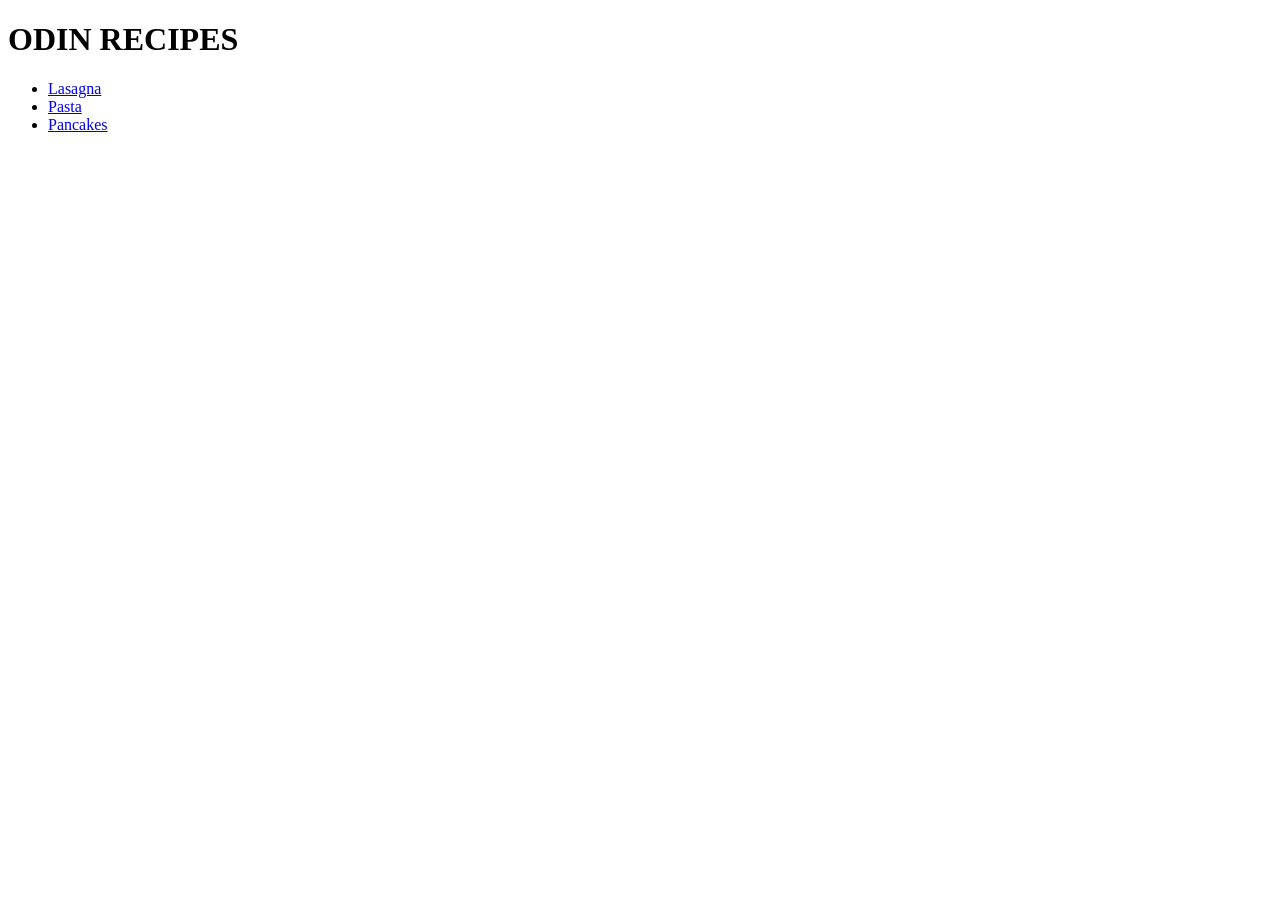
<file: index.html>
<!DOCTYPE html>
<html lang="en">
<head>
    <meta charset="UTF-8">
    <meta name="viewport" content="width=device-width, initial-scale=1.0">
    <title>ODIN RECIPES</title>
</head>
<body>
    <h1>ODIN RECIPES</h1>
    <ul>
        <li><a href="recipes/lasagna.html">Lasagna</a></li>
        <li><a href="recipes/pasta.html">Pasta</a></li>
        <li><a href="recipes/pancakes.html">Pancakes</a></li>
    </ul>
</body>
</html>
</file>
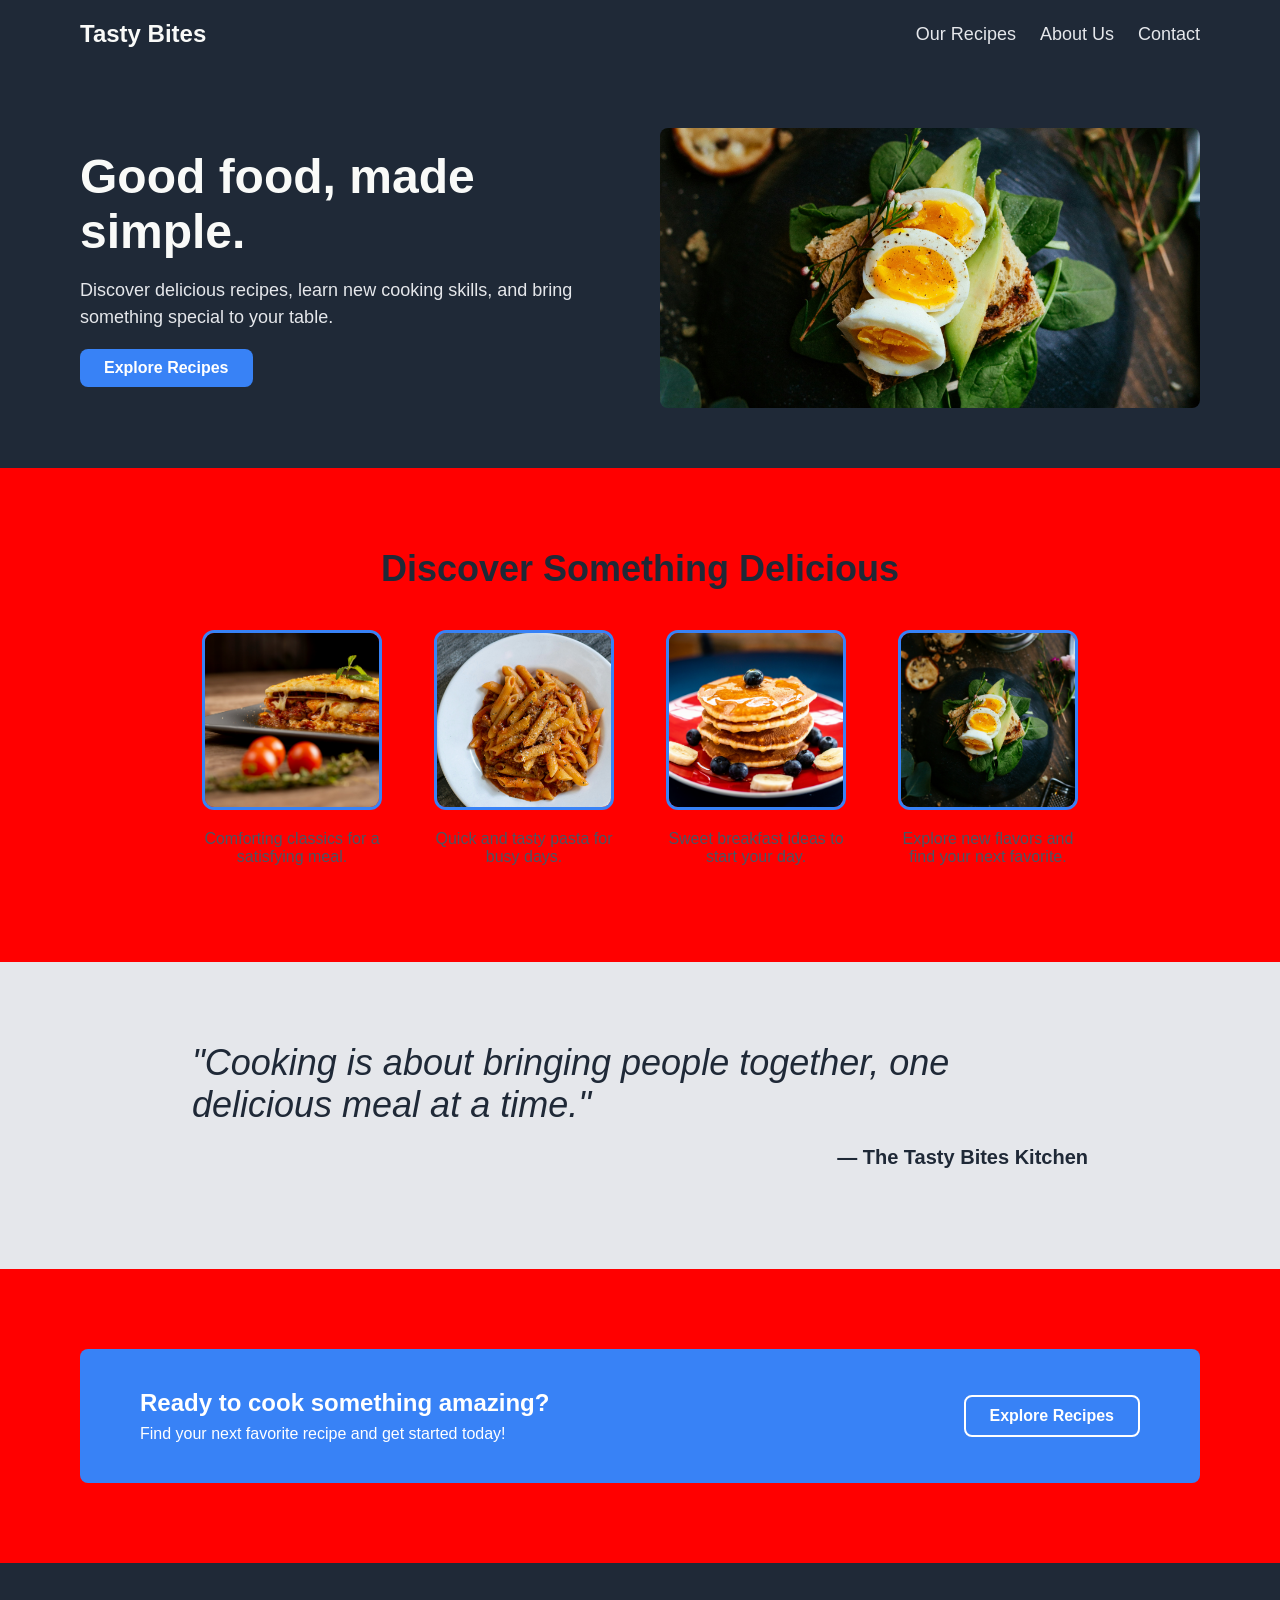
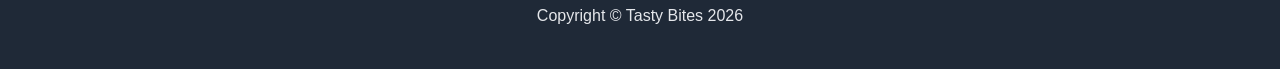
<file: landing-page/index.html>
<!DOCTYPE html>
<html lang="en">
<head>
    <meta charset="UTF-8">
    <meta name="viewport" content="width=device-width, initial-scale=1.0">
    <title>Tasty Bites</title>
    <link rel="stylesheet" href="./styles.css">
</head>
<body>
    <header>
        <div class="logo">Tasty Bites</div>

        <nav>
            <a href="#">Our Recipes</a>
            <a href="#">About Us</a>
            <a href="#">Contact</a>
        </nav>
    </header>

    <main>
        <section class="hero">
            <div class="hero-content">
                <h1>Good food, made simple.</h1>
                <p>
                    Discover delicious recipes, learn new cooking skills,
                    and bring something special to your table.
                </p>
                <button>Explore Recipes</button>
            </div>

            <div class="hero-image">
                <img src="images/hero-food.jpg" alt="A delicious meal ready to serve">
            </div>
        </section>
        
<section class="information">
    <h2>Discover Something Delicious</h2>

    <div class="cards">
        <div class="card">
            <img src="images/lasagna.jpg" alt="Homemade lasagna">
            <p>Comforting classics for a satisfying meal.</p>
        </div>

        <div class="card">
            <img src="images/pasta.jpg" alt="A delicious pasta dish">
            <p>Quick and tasty pasta for busy days.</p>
        </div>

        <div class="card">
            <img src="images/pancakes.jpg" alt="A stack of pancakes">
            <p>Sweet breakfast ideas to start your day.</p>
        </div>

        <div class="card">
            <img src="images/hero-food.jpg" alt="A freshly prepared meal">
            <p>Explore new flavors and find your next favorite.</p>
        </div>
    </div>
</section>

<section class="quote">
    <p class="quote-text">
        "Cooking is about bringing people together,
        one delicious meal at a time."
    </p>
    <p class="quote-author">— The Tasty Bites Kitchen</p>
</section>

    </main>
    
<section class="cta">
    <div class="cta-content">
        <h2>Ready to cook something amazing?</h2>
        <p>Find your next favorite recipe and get started today!</p>
    </div>
    <button>Explore Recipes</button>
</section>

<footer>
    <p>Copyright © Tasty Bites 2026</p>
</footer>

</body>
</html>
</file>
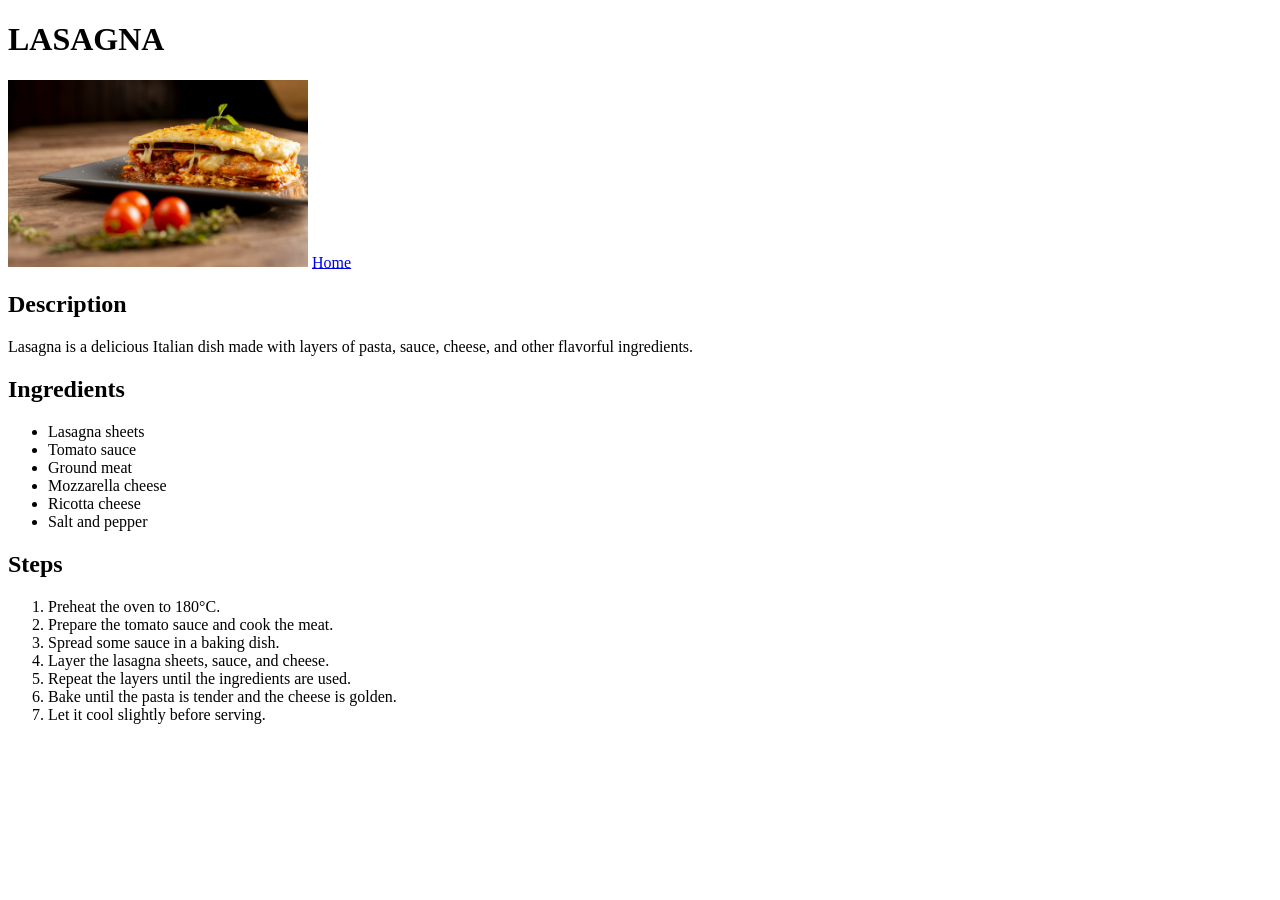
<file: recipes/lasagna.html>
<!DOCTYPE html>
<html lang="en">
<head>
    <meta charset="UTF-8">
    <meta name="viewport" content="width=device-width, initial-scale=1.0">
    <title>LASAGNA</title>
</head>
<body>
    <h1>LASAGNA</h1>
    <img src="../images/lasagna.jpg" alt="A freshly prepared lasagna" width="300">
    <a href="../index.html">Home</a>
    <h2>Description</h2>
    <p>Lasagna is a delicious Italian dish made with layers of pasta, sauce, cheese, and other flavorful ingredients.</p>
    <h2>Ingredients</h2>
<ul>
    <li>Lasagna sheets</li>
    <li>Tomato sauce</li>
    <li>Ground meat</li>
    <li>Mozzarella cheese</li>
    <li>Ricotta cheese</li>
    <li>Salt and pepper</li>
</ul>
<h2>Steps</h2>
<ol>
    <li>Preheat the oven to 180°C.</li>
    <li>Prepare the tomato sauce and cook the meat.</li>
    <li>Spread some sauce in a baking dish.</li>
    <li>Layer the lasagna sheets, sauce, and cheese.</li>
    <li>Repeat the layers until the ingredients are used.</li>
    <li>Bake until the pasta is tender and the cheese is golden.</li>
    <li>Let it cool slightly before serving.</li>
</ol>
</body>
</html>
</file>
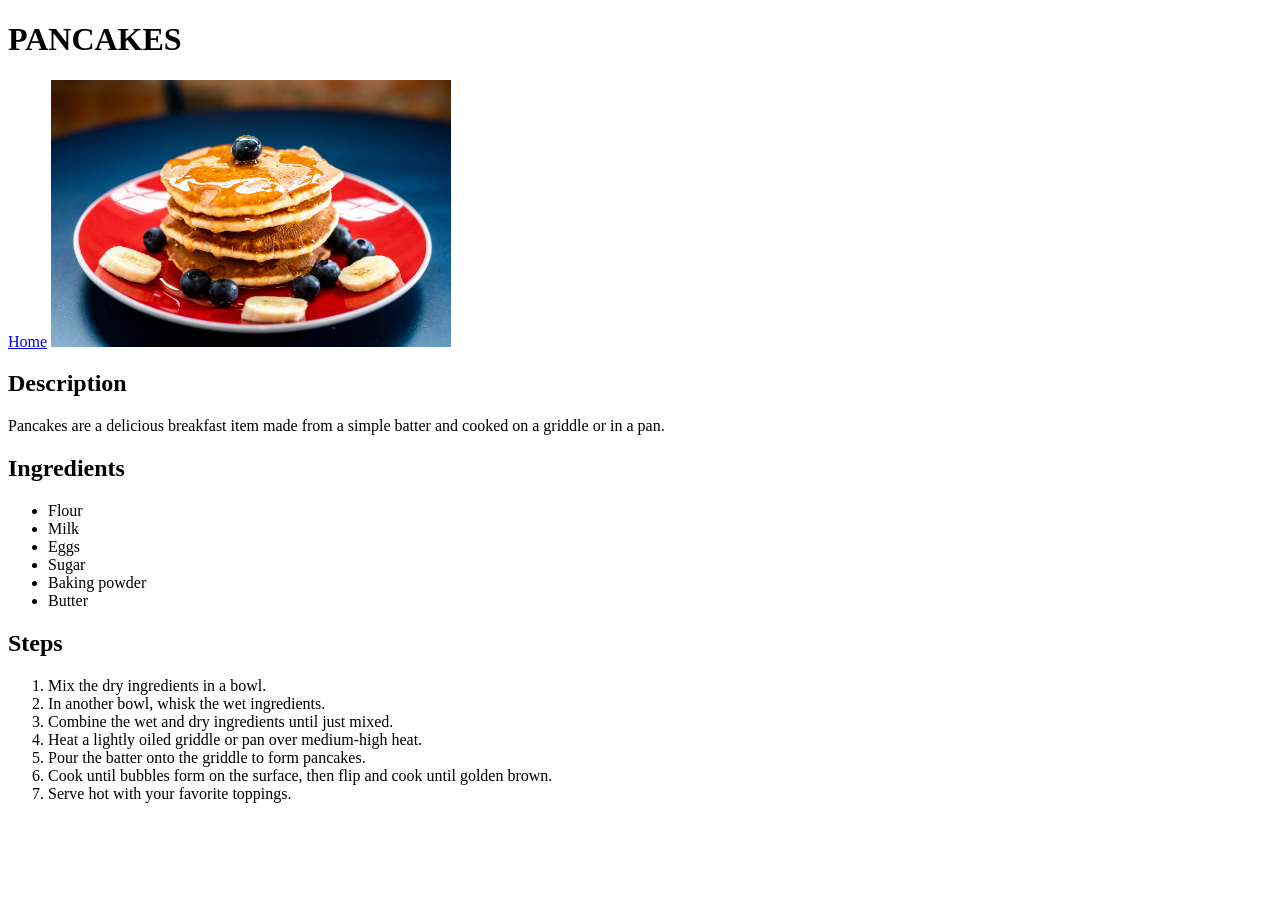
<file: recipes/pancakes.html>
<!DOCTYPE html>
<html lang="en">
<head>
    <meta charset="UTF-8">
    <meta name="viewport" content="width=device-width, initial-scale=1.0">
    <title>PANCAKES</title>
</head>
<body>
    <h1>PANCAKES</h1>
    <a href="../index.html">Home</a>
    <img src="../images/pancakes.jpg" alt="A stack of pancakes" width="400">
    <h2>Description</h2>
    <p>Pancakes are a delicious breakfast item made from a simple batter and cooked on a griddle or in a pan.</p>
    <h2>Ingredients</h2>
    <ul>
        <li>Flour</li>
        <li>Milk</li>
        <li>Eggs</li>
        <li>Sugar</li>
        <li>Baking powder</li>
        <li>Butter</li>
    </ul>
    <h2>Steps</h2>
    <ol>
        <li>Mix the dry ingredients in a bowl.</li>
        <li>In another bowl, whisk the wet ingredients.</li>
        <li>Combine the wet and dry ingredients until just mixed.</li>
        <li>Heat a lightly oiled griddle or pan over medium-high heat.</li>
        <li> Pour the batter onto the griddle to form pancakes.</li>
        <li>Cook until bubbles form on the surface, then flip and cook until golden brown.</li>
        <li>Serve hot with your favorite toppings.</li>
    </ol>
</body>
</html>
</file>
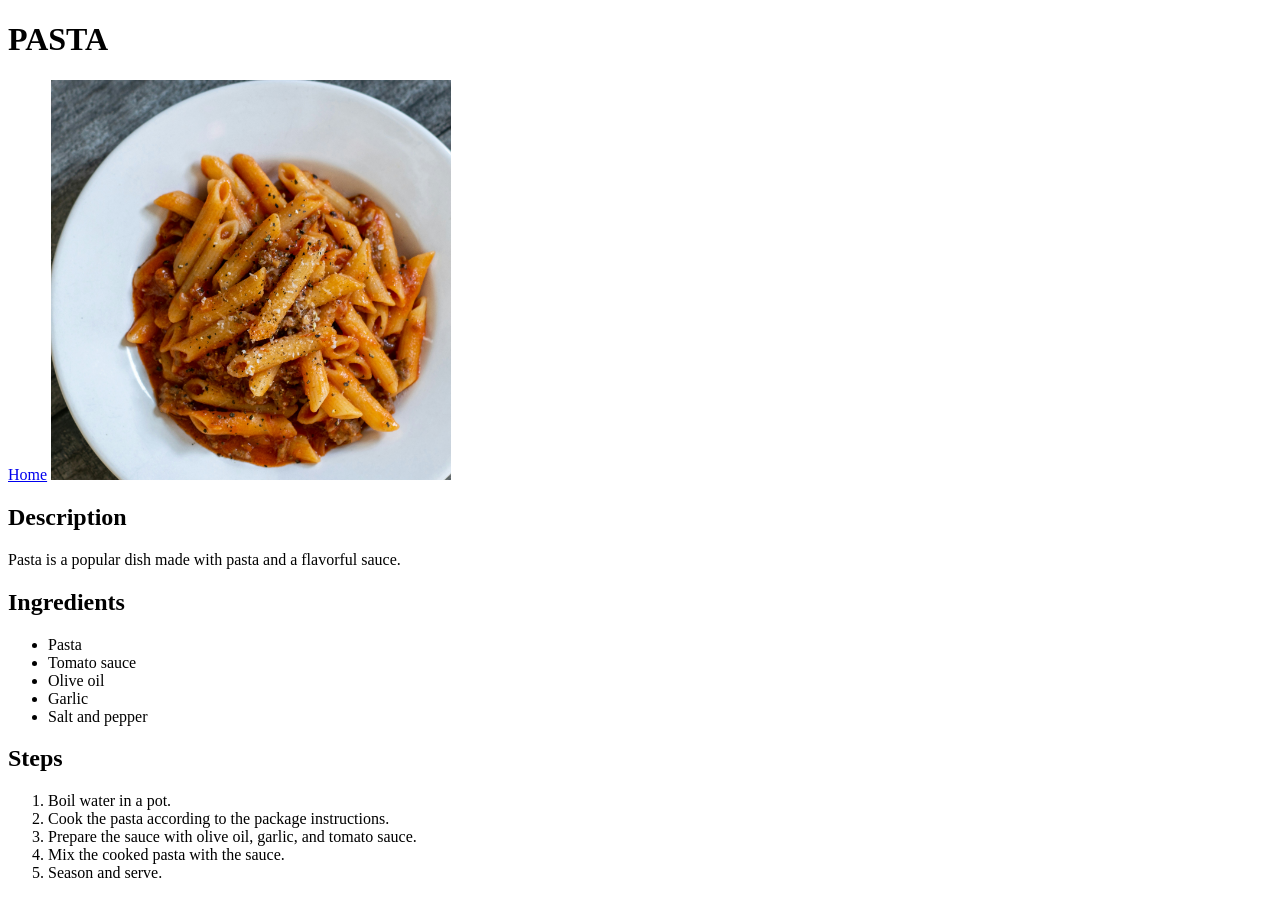
<file: recipes/pasta.html>
<!DOCTYPE html>
<html lang="en">
<head>
    <meta charset="UTF-8">
    <meta name="viewport" content="width=device-width, initial-scale=1.0">
    <title>PASTA</title>
</head>
<body>
    <h1>PASTA</h1>
    <a href="../index.html">Home</a>

<img src="../images/pasta.jpg" alt="A plate of pasta" width="400">

<h2>Description</h2>
<p>Pasta is a popular dish made with pasta and a flavorful sauce.</p>

<h2>Ingredients</h2>
<ul>
    <li>Pasta</li>
    <li>Tomato sauce</li>
    <li>Olive oil</li>
    <li>Garlic</li>
    <li>Salt and pepper</li>
</ul>

<h2>Steps</h2>
<ol>
    <li>Boil water in a pot.</li>
    <li>Cook the pasta according to the package instructions.</li>
    <li>Prepare the sauce with olive oil, garlic, and tomato sauce.</li>
    <li>Mix the cooked pasta with the sauce.</li>
    <li>Season and serve.</li>
</ol>
</body>
</html>
</file>
<file: landing-page/styles.css>
* {
    box-sizing: border-box;
}

body {
    margin: 0;
    font-family: Arial, sans-serif;
}

/* Header */
header {
    background-color: #1F2937;
    display: flex;
    justify-content: space-between;
    align-items: center;
    padding: 20px 80px;
}

.logo {
    font-size: 24px;
    font-weight: bold;
    color: #F9FAF8;
}

nav {
    display: flex;
    gap: 24px;
}

nav a {
    color: #E5E7EB;
    text-decoration: none;
    font-size: 18px;
}

/* Hero */
.hero {
    background-color: #1F2937;
    color: #F9FAF8;
    display: flex;
    justify-content: space-between;
    align-items: center;
    gap: 40px;
    padding: 60px 80px;
}

.hero-content,
.hero-image {
    flex: 1;
    min-width: 0;
}

.hero-content h1 {
    font-size: 48px;
    font-weight: 900;
    margin: 0 0 16px;
}

.hero-content p {
    color: #E5E7EB;
    font-size: 18px;
    line-height: 1.5;
}

button {
    background-color: #3882F6;
    color: white;
    border: none;
    border-radius: 8px;
    padding: 10px 24px;
    font-size: 16px;
    font-weight: bold;
    cursor: pointer;
}

.hero-image img {
    display: block;
    width: 100%;
    height: 280px;
    object-fit: cover;
    border-radius: 8px;
}

/* Information */
.information {
    text-align: center;
    padding: 50px 40px 80px;
}

.information h2 {
    font-size: 36px;
    font-weight: 900;
    color: #1F2937;
    margin-bottom: 40px;
}

.cards {
    display: flex;
    justify-content: center;
    gap: 32px;
    flex-wrap: wrap;
}

.card {
    width: 200px;
}

.card img {
    width: 180px;
    height: 180px;
    object-fit: cover;
    border: 3px solid #3882F6;
    border-radius: 12px;
}

.card p {
    font-size: 16px;
    color: #4B5563;
}

/* Quote */
.quote {
    background-color: #E5E7EB;
    padding: 80px 15%;
}

.quote-text {
    font-size: 36px;
    font-weight: 300;
    font-style: italic;
    color: #1F2937;
    margin: 0;
}

.quote-author {
    text-align: right;
    font-size: 20px;
    font-weight: bold;
    color: #1F2937;
}

/* Call to action */
.cta {
    background-color: #3882F6;
    color: white;
    margin: 80px;
    padding: 40px 60px;
    border-radius: 8px;
    display: flex;
    justify-content: space-between;
    align-items: center;
    gap: 24px;
}

.cta h2 {
    margin: 0 0 8px;
}

.cta p {
    margin: 0;
}

.cta button {
    border: 2px solid white;
    flex-shrink: 0;
}

/* Footer */
footer {
    background-color: #1F2937;
    color: #E5E7EB;
    text-align: center;
    padding: 28px;
}
body {
    background: red !important;
}
</file>
